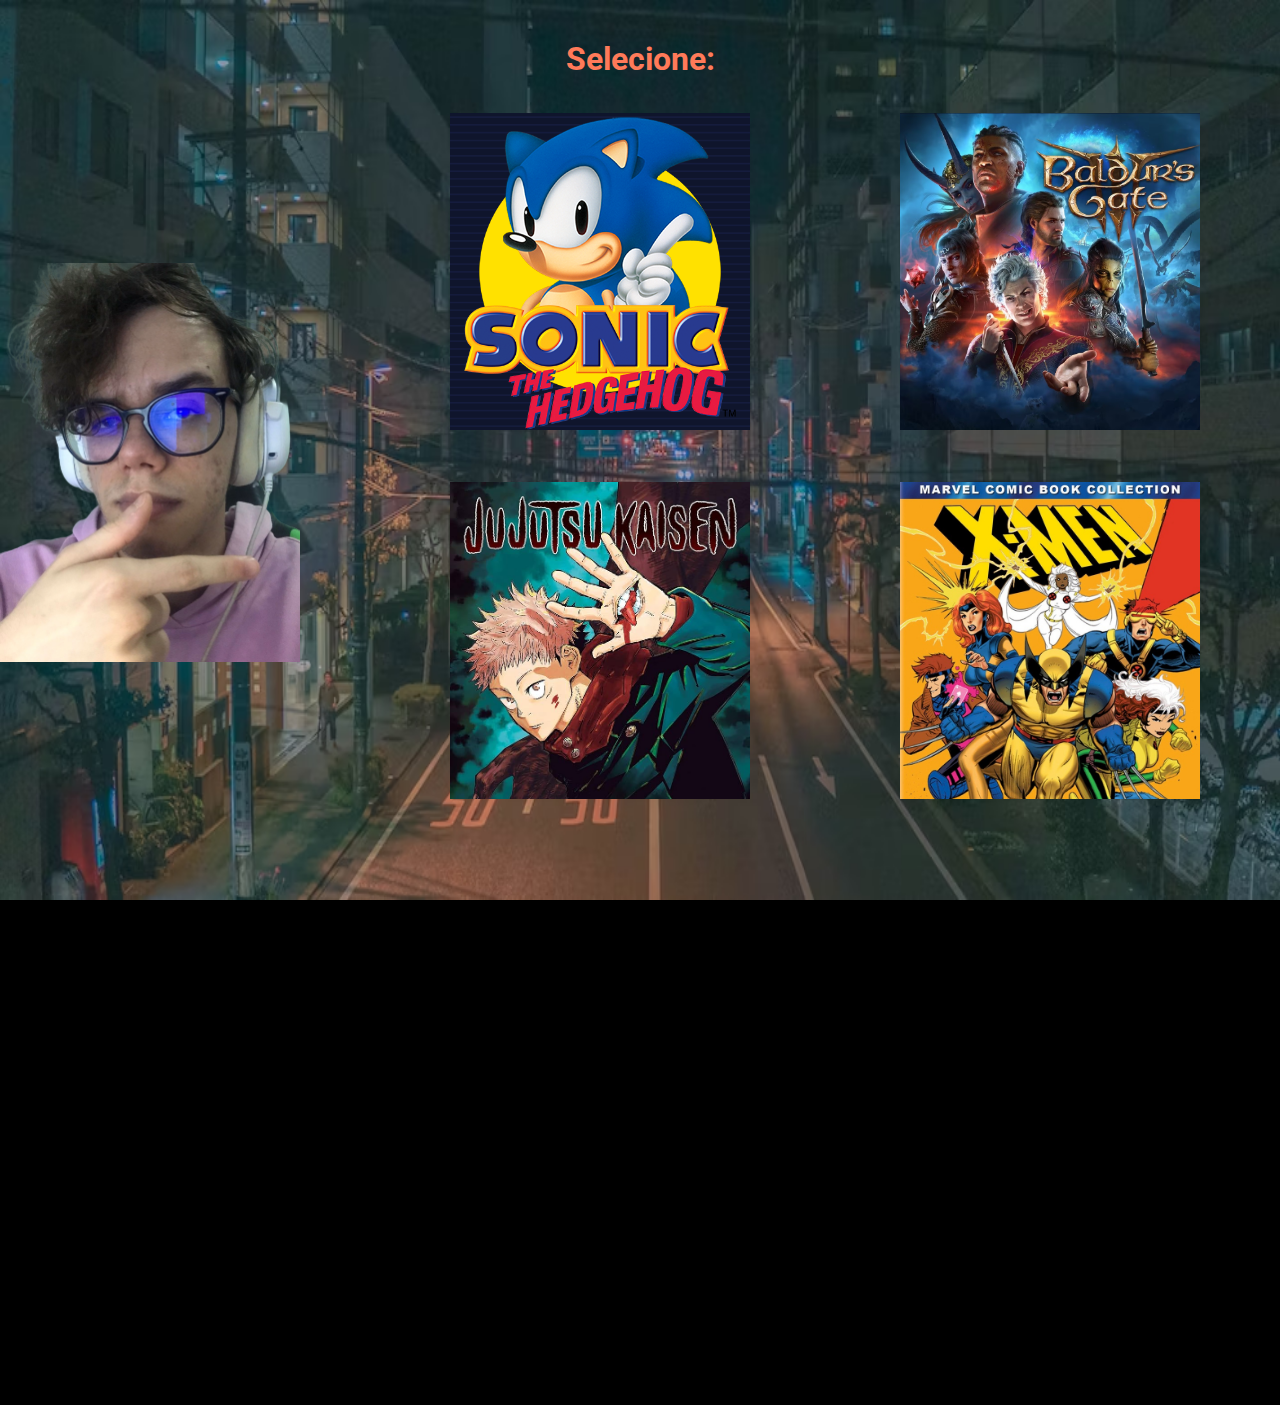
<file: index.html>
<!DOCTYPE html>
<html lang="en">
    <head>

        <link rel="preconnect" href="https://fonts.googleapis.com">
        <link rel="preconnect" href="https://fonts.gstatic.com" crossorigin>
        <link href="https://fonts.googleapis.com/css2?family=Roboto&display=swap" rel="stylesheet">

        <meta charset="UTF-8">
        <meta name="viewport" content="width=device-width, initial-scale=1.0">
    
        <link rel="preconnect" href="https://fonts.googleapis.com">
        <link rel="preconnect" href="https://fonts.gstatic.com" crossorigin>
        <link href="https://fonts.googleapis.com/css2?family=Roboto+Mono&display=swap" rel="stylesheet">
    
        <link rel="stylesheet" href="./src/css/reset.css">
        <link rel="stylesheet" href="./src/css/style.css">
        <link rel="stylesheet" href="./src/css/responsive.css">
    
        <title>Bald broxa's site</title>
    </head>
<body>
    <h1 class="fontfamily">
        Selecione:                                        
    </h1>
    <div class="parent">
        <div class="div1"> 
            <a href="/sonic.html" class="sonicbutton">
                </a>
            </div>
        <div class="div2">
            <a href="/bg3.html" class="bg3button">
                </a>
            </div>
        <div class="div3"> 
            <a href="/jks.html" class="jksbutton">
                </a>
            </div>
        <div class="div4"> 
            <a href="/xmen.html" class="xmenbutton">
                </a>
            </div>
        <div class="div5 wilso"> 
            <img src="./src/fotos/wilso.png" alt="">
            </div>
        <div class="div6 wilso">
            <img src="./src/fotos/jao.png" alt="">
             </div>
        </div>
    
</body>
</html>
</file>
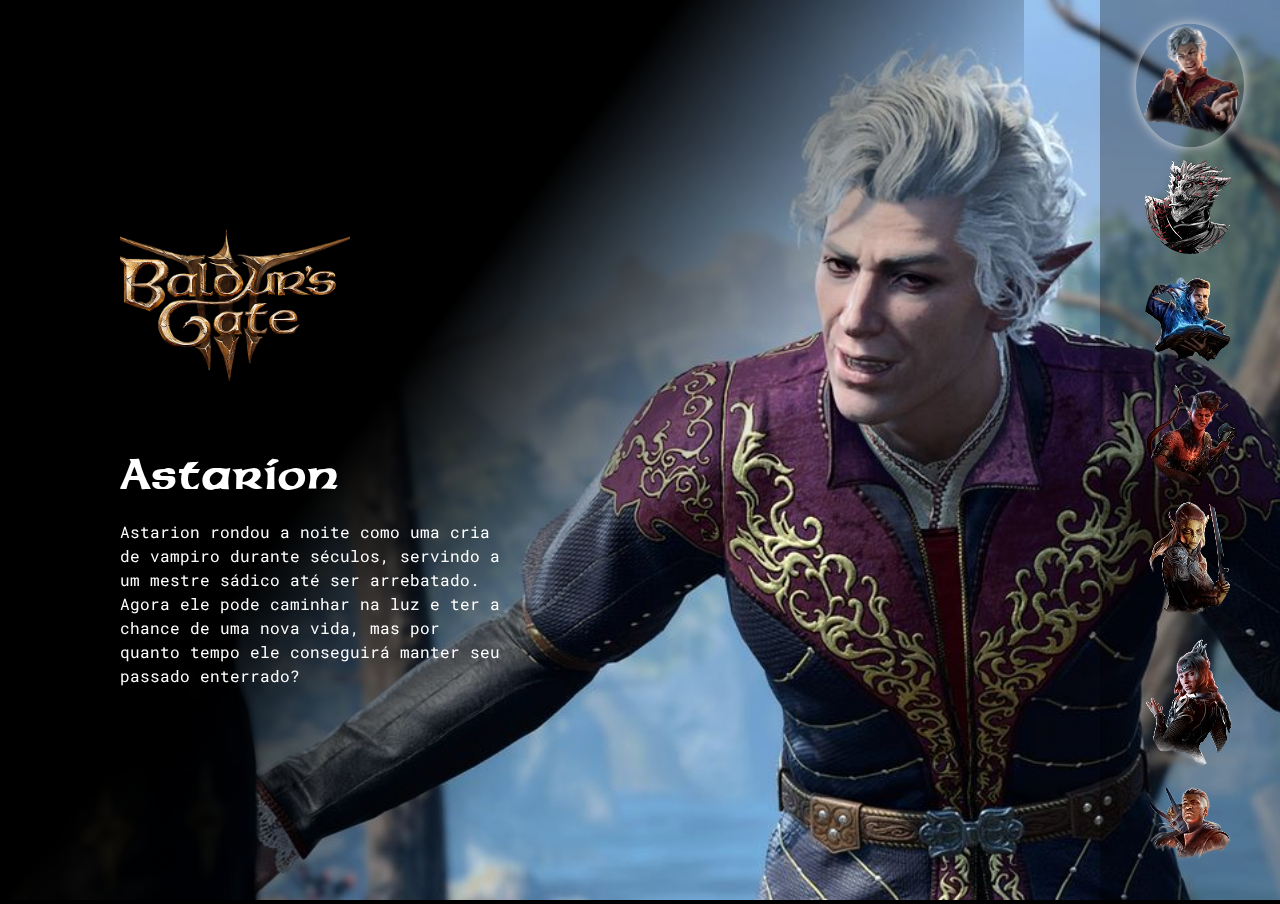
<file: bg3.html>
<!DOCTYPE html>
<html lang="pt-BR">

<head>
    <meta charset="UTF-8">
    <meta name="viewport" content="width=device-width, initial-scale=1.0">

    <link rel="preconnect" href="https://fonts.googleapis.com">
    <link rel="preconnect" href="https://fonts.gstatic.com" crossorigin>
    <link href="https://fonts.googleapis.com/css2?family=Roboto+Mono&display=swap" rel="stylesheet">

    <link rel="stylesheet" href="./src/css/reset.css">
    <link rel="stylesheet" href="./src/css/style.css">
    <link rel="stylesheet" href="./src/css/responsive.css">

    <title>Baldur`s Gate 3</title>
</head>

<body>
    <main class="personagens">
        <div class="personagem selecionado">
            <img class="imagem" src="./src/imagens1.0/bg3/astarion.jpg" alt="Personagem Astarion">
            <div class="conteudo">
                <i class="logobg3"></i>
                <h2 class="nome-personagembg3">Astarion</h2>
                <p class="descricao">Astarion rondou a noite como uma cria de vampiro durante séculos, servindo a um mestre sádico até ser arrebatado.
                     Agora ele pode caminhar na luz e ter a chance de uma nova vida, mas por quanto tempo ele conseguirá manter seu passado enterrado?</p>
            </div>
        </div>

        <div class="personagem">
            <img class="imagem" src="./src/imagens1.0/bg3/darkurge.jpg" alt="Personagem Impsulo Sombrio">
            <div class="conteudo">
                <i class="logobg3"></i>
                <h2 class="nome-personagembg3">Impulso Sombrio</h2>
                <p class="descricao">Meu sangue rançoso me sussurra: mate, mate e mate novamente. 
                    Meu corpo arruinado anseia por colher a morte neste mundo, e quando esse desejo imundo chama, ele possui todo o meu ser. 
                    Ferido sem possibilidade de reparo, não sei nada além disso; Devo resistir a esse Impulso Sombrio, para que não consuma minha mente. 
                    Devo descobrir o que aconteceu comigo e quem eu era. Antes que minha mão trêmula com a faca escreva uma tragédia com sangue.</p>
            </div>
        </div>

        <div class="personagem">
            <img class="imagem" src="./src/imagens1.0/bg3/gale.png" alt="Personagem Gale">
            <div class="conteudo">
                <i class="logobg3"></i>
                <h2 class="nome-personagembg3">Gale</h2>
                <p class="descricao">Desde muito jovem, Gale foi um prodígio com magia, manipulando a magia como um virtuoso habilidoso toca música. Ele aparentemente conjurou coelhos quando era criança e, aos dez anos, convocou uma tressym, Tara, depois que seus pais se recusaram a comprar um gatinho para ele. 
                    O talento de Gale acabou chamando a atenção da Deusa da Magia, Mystra, que fez dele um de seus Escolhidos. Mystra tornou-se professora, musa e, eventualmente, amante de Gale.
                    Gale, desejando impressionar sua Deusa, implorou que ela lhe desse acesso a níveis proibidos de magia, o que ela recusou repetidamente. Ele procurou um tomo contendo um pedaço da Trama Netherese, na esperança de impressionar Mystra devolvendo-o para ela. No entanto, quando ele abriu o livro, algo disparou do livro em seu peito, e seu corpo tornou-se um hospedeiro involuntário de um orbe Netherese extremamente destrutivo. 
                    </p>
            </div>
        </div>

        <div class="personagem">
            <img class="imagem" src="./src/imagens1.0/bg3/karlach.jpg" alt="Personagem Karlach">
            <div class="conteudo">
                <i class="logobg3"></i>
                <h2 class="nome-personagembg3">Karlach</h2>
                <p class="descricao">Karlach era cidadã da Cidade Baixa de Baldur's Gate antes de ser feita prisioneira e forçada a lutar na Guerra de Sangue, o eterno conflito entre demônios e diabos. 
                    Ela era prisioneira e campeã de Zariel, Arquidiabo e governante de Avernus, a primeira camada dos Nove Infernos. 
                    Arriscando-se a escapar, Karlach embarcou em uma nave hostil dos Devoradores de mentes quando ela apareceu no céu de Avernus. Usando-a, ela escapou dos Infernos, mas foi infectada por um Girino Devorador de Mentes no processo. 
                    Agora caçada, Karlach é uma fugitiva fugindo das forças de Zariel, que busca que sua guerreira seja devolvida a ela e punida.</p>
            </div>
        
        </div>
        <div class="personagem">
            <img class="imagem" src="./src/imagens1.0/bg3/lazel.jpg" alt="Personagem Laezel">
            <div class="conteudo">
                <i class="logobg3"></i>
                <h2 class="nome-personagembg3">Lae'zel</h2>
                <p class="descricao">Lae'zel é uma guerreira Githyanki da Creche K'liir, um enclave githyanki em um asteróide perto de Selûne, a lua de Faerûn. 
                        Antes dos eventos de Baldur's Gate 3, Lae'zel foi capturada por um Devorador de Mentes.
                     Após ser sequestrada, ela é encontrada pelo jogador no Nautiloid. Eles unem forças para comandar o transponder Nautiloids e escapar.</p>
            </div>
        </div>

        <div class="personagem">
            <img class="imagem" src="./src/imagens1.0/bg3/shadowheart.jpg" alt="Personagem shadowheart">
            <div class="conteudo">
                 <i class="logobg3"></i>
                 <h2 class="nome-personagembg3">Silver the Hedgehog</h2>
                <p class="descricao">Uma cléria leal a Shar, Shadowheart é a única sobrevivente de uma missão sagrada realizada a mando da Senhora da Noite. 
                    Ela sozinha deve entregar uma relíquia de imenso poder ao seu clã em Baldur's Gate, enquanto é ameaçada por uma nova e estranha magia que está brotando de dentro dela.</p>
            </div>
        </div>

        <div class="personagem">
            <img class="imagem" src="./src/imagens1.0/bg3/wyll.jpg" alt="Personagem Wyll">
            <div class="conteudo">
                <i class="logobg3"></i>
                <h2 class="nome-personagembg3">Wyll</h2>
                <p class="descricao">Filho do Grão-Duque Ulder Ravengard, Wyll observou muitos dos mecanismos políticos internos de Baldur's Gate enquanto crescia. 
                    Sua mãe morreu no parto, e ele passou uma infância feliz sendo treinado por seu pai, que veio de uma classe trabalhadora e ensinou habilidades práticas a Wyll, incluindo esgrima.
                    Obrigado por um pacto a servir Mizora, as negociações de Wyll com o diabo o deixaram afastado de sua influente família nobre em Baldur's Gate. 
                    Ele deixou sua casa e ganhou fama como The Blade of Frontiers, conhecido por sua esgrima e matança de monstros. 
                    Wyll é incapaz de falar em voz alta os termos de seu acordo com Mizora, mas quando questionado, ele garante ao jogador que faria a mesma escolha novamente, e que fez isso para o bem da Costa da Espada.</p>
            </div>    
        </div>
    </main>
    <ul class="botoes">
        <li>
            <button class="botao selecionado">
                <img src="./src/imagens1.0/bg3/astarionlogo.png" alt="Logo Sonic">
            </button>
        </li>
        <li>
            <button class="botao">
                <img src="./src/imagens1.0/bg3/darkurgelogo.png" alt="Logo Darkurge">
            </button>
        </li>
        <li>
            <button class="botao">
                <img src="./src/imagens1.0/bg3/Gale2.png" alt="Logo Gale">
            </button>
        </li>
        <li>
            <button class="botao">
                <img src="./src/imagens1.0/bg3/karlachlogo.png" alt="Logo Karlach">
            </button>
        </li>
        <li>
            <button class="botao">
                <img src="./src/imagens1.0/bg3/laezel logo.png" alt="Logo laezel">
            </button>
        </li>
        <li>
            <button class="botao">
                <img src="./src/imagens1.0/bg3/shadowheartlogo.png" alt="Logo Silver">
            </button>
        </li>
        <li>
            <button class="botao">
                <img src="./src/imagens1.0/bg3/wylllogo.png" alt="Logo Silver">
            </button>
        </li>
    </ul>

    <script src="./src/js/index.js"></script>
</body>

</html>
</file>
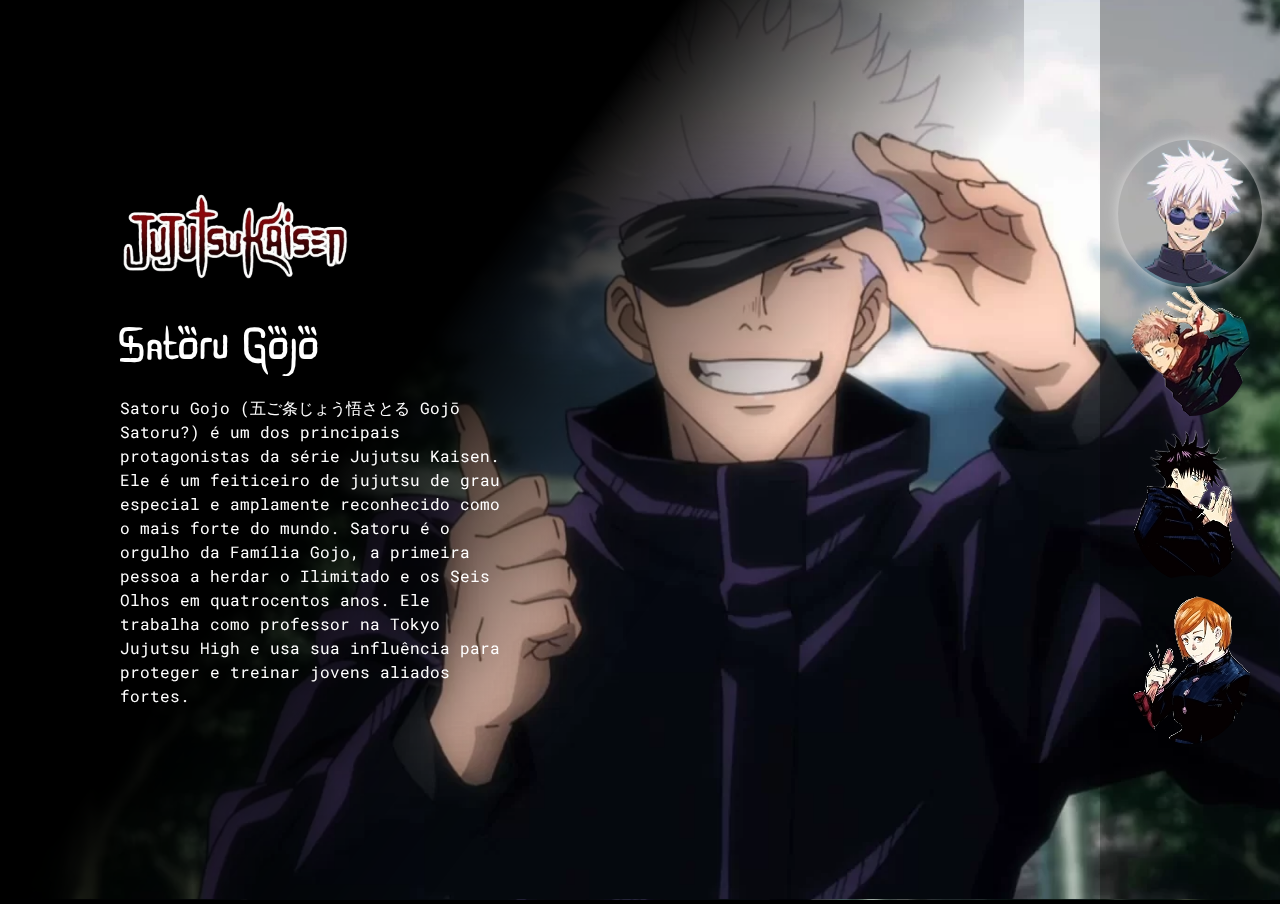
<file: jks.html>
<!DOCTYPE html>
<html lang="pt-BR">

<head>
    <meta charset="UTF-8">
    <meta name="viewport" content="width=device-width, initial-scale=1.0">

    <link rel="preconnect" href="https://fonts.googleapis.com">
    <link rel="preconnect" href="https://fonts.gstatic.com" crossorigin>
    <link href="https://fonts.googleapis.com/css2?family=Roboto+Mono&display=swap" rel="stylesheet">

    <link rel="stylesheet" href="./src/css/reset.css">
    <link rel="stylesheet" href="./src/css/style.css">
    <link rel="stylesheet" href="./src/css/responsive.css">

    <title>Jujutsu Kaisen</title>
</head>

<body>
    <main class="personagens">
        <div class="personagem selecionado">
            <img class="imagem" src="./src/imagens1.0/jks/gojo.png" alt="Personagem Satoru Gojo">
            <div class="conteudo">
                <i class="logojks"></i>
                <h2 class="nome-personagemjks">Satoru Gojo</h2>
                <p class="descricao">Satoru Gojo (五ご条じょう悟さとる Gojō Satoru?) é um dos principais protagonistas da série Jujutsu Kaisen. 
                    Ele é um feiticeiro de jujutsu de grau especial e amplamente reconhecido como o mais forte do mundo. Satoru é o orgulho da Família Gojo, a primeira pessoa a herdar o Ilimitado e os Seis Olhos em quatrocentos anos. 
                    Ele trabalha como professor na Tokyo Jujutsu High e usa sua influência para proteger e treinar jovens aliados fortes.</p>
            </div>
        </div>

        <div class="personagem">
            <img class="imagem" src="./src/imagens1.0/jks/yuji.jpg" alt="Personagem Yuji Itadori">
            <div class="conteudo">
                <i class="logojks"></i>
                <h2 class="nome-personagemjks">Yuji Itadori</h2>
                <p class="descricao">Yuji Itadori (虎いた杖どり悠ゆう仁じ Itadori Yūji?) é o principal protagonista da série Jujutsu Kaisen. 
                    Ele é filho de Jin Itadori e Kaori Itadori. 
                    Yuji é neto de Wasuke Itadori que vivia uma vida normal até encontrar Megumi e comer um dos dedos de Sukuna. 
                    Depois de se tornar o receptáculo de Sukuna, Yuji começou a frequentar a Tokyo Jujutsu High ao lado de Megumi e Nobara como alunos do primeiro ano.</p>
            </div>
        </div>

        <div class="personagem">
            <img class="imagem" src="./src/imagens1.0/jks/megumi.png" alt="Personagem Megumi">
            <div class="conteudo">
                <i class="logojks"></i>
                <h2 class="nome-personagemjks">Megumi Fugishiro</h2>
                <p class="descricao">Megumi Fushiguro (伏ふし黒ぐろ恵めぐみ Fushiguro Megumi?) é o deuteragonista da série Jujutsu Kaisen. 
                    Ele é um feiticeiro de jujutsu de grau 2 e aluno do primeiro ano na Tokyo Jujutsu High ao lado de Yuji Itadori e Nobara Kugisaki. 
                    Megumi é meio-irmão de Tsumiki Fushiguro e como filho de Toji Fushiguro, Megumi também é descendente da Família Zenin. 
                    Megumi nasceu fora do clã como o trunfo de Toji e acabou sendo encontrado por Satoru Gojo, que o orientou e o matriculou na Jujutsu High como seu aluno.</p>
            </div>
        </div>

        <div class="personagem">
            <img class="imagem" src="./src/imagens1.0/jks/nobara.jpg" alt="Personagem Nobara">
            <div class="conteudo">
                <i class="logojks"></i>
                <h2 class="nome-personagemjks">Nobara Kugisaki</h2>
                <p class="descricao">Nobara Kugisaki (釘くぎ崎さき野の薔ば薇ら Kugisaki Nobara?) é a tritagonista da série Jujutsu Kaisen. 
                    Ela é uma estudante do primeiro ano e feiticeira de jujutsu da 3ª série na Tokyo Jujutsu High, estudando com o professor Satoru Gojo ao lado de Yuji e Megumi.</p>
            </div>
        </div>

    </main>
    <ul class="botoes">
        <li>
            <button class="botao selecionado">
                <img src="./src/imagens1.0/jks/gojologo.png" alt="Logo Gojo">
            </button>
        </li>
        <li>
            <button class="botao">
                <img src="./src/imagens1.0/jks/itadorilogo.png" alt="Logo Itadori">
            </button>
        </li>
        <li>
            <button class="botao">
                <img src="./src/imagens1.0/jks/megumilogo.png" alt="Logo Megumi">
            </button>
        </li>
        <li>
            <button class="botao">
                <img src="./src/imagens1.0/jks/nobaralogo.png" alt="Logo Nobara">
            </button>
        </li>
    </ul>

    <script src="./src/js/index.js"></script>
</body>

</html>
</file>
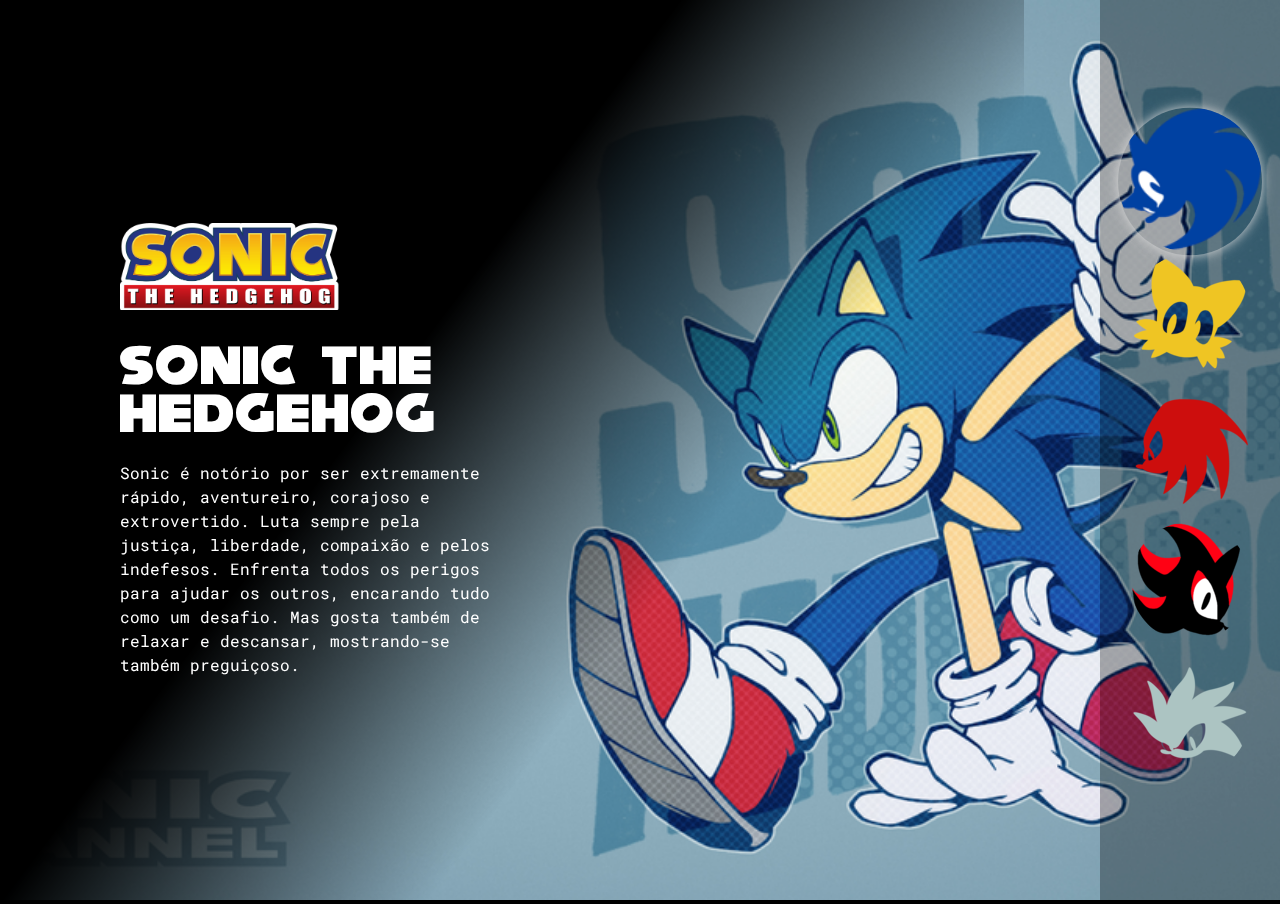
<file: sonic.html>
<!DOCTYPE html>
<html lang="pt-BR">

<head>
    <meta charset="UTF-8">
    <meta name="viewport" content="width=device-width, initial-scale=1.0">

    <link rel="preconnect" href="https://fonts.googleapis.com">
    <link rel="preconnect" href="https://fonts.gstatic.com" crossorigin>
    <link href="https://fonts.googleapis.com/css2?family=Roboto+Mono&display=swap" rel="stylesheet">

    <link rel="stylesheet" href="./src/css/reset.css">
    <link rel="stylesheet" href="./src/css/style.css">
    <link rel="stylesheet" href="./src/css/responsive.css">

    <title>Sonic The Hedgehog</title>
</head>

<body>
    <main class="personagens">
        <div class="personagem selecionado">
            <img class="imagem" src="./src/imagens/personagem-sonic.png" alt="Personagem Sonic the Hedgehog">
            <div class="conteudo">
                <i class="logo"></i>
                <h2 class="nome-personagem">Sonic the Hedgehog</h2>
                <p class="descricao">Sonic é notório por ser extremamente rápido, aventureiro, corajoso e extrovertido.
                    Luta sempre pela justiça, liberdade, compaixão e pelos indefesos. Enfrenta todos os perigos para
                    ajudar os outros, encarando tudo como um desafio. Mas gosta também de relaxar e descansar,
                    mostrando-se também preguiçoso.</p>
            </div>
        </div>

        <div class="personagem">
            <img class="imagem" src="./src/imagens/personagem-tails.jpg" alt="Personagem Tails the Fox">
            <div class="conteudo">
                <i class="logo"></i>
                <h2 class="nome-personagem">Tails the Fox</h2>
                <p class="descricao">Inicialmente, ele era uma raposinha tímida e medrosa, mas após conhecer Sonic, isso mudou nele e ele se tornou mais feliz, sorridente e comunicativo. Com o passar do tempo, ele acabou aprendendo a confiar em si mesmo e se tornou mais independente de Sonic e bastante corajoso. Miles é muito inteligente e curioso, está sempre estudando sobre tudo que descobre e deixando sua criatividade o levar. Tails é uma raposa gentil, dócil, leal, otimista e as vezes pode ser bastante egoísta.</p>
            </div>
        </div>

        <div class="personagem">
            <img class="imagem" src="./src/imagens/personagem-knuckles.jpg" alt="Personagem Knuckles he Echidna">
            <div class="conteudo">
                <i class="logo"></i>
                <h2 class="nome-personagem">Knuckles the Echidna</h2>
                <p class="descricao">Knuckles  possui grandes espinhos na cabeça que o permitem planar no ar, além de ter espinhos nas mãos que ele usa para lutar. Ele é determinado e possui um forte cárater, apesar de ser um pouco arrogante as vezes. Knuckles é o oposto do Sonic: ele é teimoso, gosta de tomar seu tempo e muito ingênuo. Ele não é o mais brilhante dos companheiros, ele leva um tempo significativo para processar explicações mesmo simplificados</p>
            </div>
        </div>

        <div class="personagem">
            <img class="imagem" src="./src/imagens/personagem-shadow.png" alt="Personagem Shadow the Hedgehog">
            <div class="conteudo">
                <i class="logo"></i>
                <h2 class="nome-personagem">Shadow the Hedgehog</h2>
                <p class="descricao">Shadow é solitário e pensativo, Ele geralmente age com uma indiferença fria e profissional, apenas ocasionalmente mostrando seu lado vulnerável. Ele raramente é visto com os outros por um longo período de tempo e geralmente se distancia de praticamente todos. Ele é extremamente poderoso e pode usar perfeitamente o Controle do Chaos.</p>
            </div>
        </div>

        <div class="personagem">
            <img class="imagem" src="./src/imagens/personagem-silver.jpg" alt="Personagem Silver the Hedgehog">
            <div class="conteudo">
                <i class="logo"></i>
                <h2 class="nome-personagem">Silver the Hedgehog</h2>
                <p class="descricao">Silver the Hedgehog um viajante do tempo, se destaca dentre os outros pelo fato de ter poderes telecinéticos e poder usar o Controle do Chaos. Silver é um pouco ingênuo e inseguro, talvez pelo fato de ter nascido e crescido em meio ao caos e destruição.</p>
            </div>
        </div>
    </main>
    <ul class="botoes">
        <li>
            <button class="botao selecionado">
                <img src="./src/imagens/logo-sonic.png" alt="Logo Sonic">
            </button>
        </li>
        <li>
            <button class="botao">
                <img src="./src/imagens/logo-tails.png" alt="Logo Tails">
            </button>
        </li>
        <li>
            <button class="botao">
                <img src="./src/imagens/logo-knuckles.png" alt="Logo Knuckles">
            </button>
        </li>
        <li>
            <button class="botao">
                <img src="./src/imagens/logo-shadow.png" alt="Logo Shadow">
            </button>
        </li>
        <li>
            <button class="botao">
                <img src="./src/imagens/logo-silver.png" alt="Logo Silver">
            </button>
        </li>
    </ul>

    <script src="./src/js/index.js"></script>
</body>

</html>
</file>
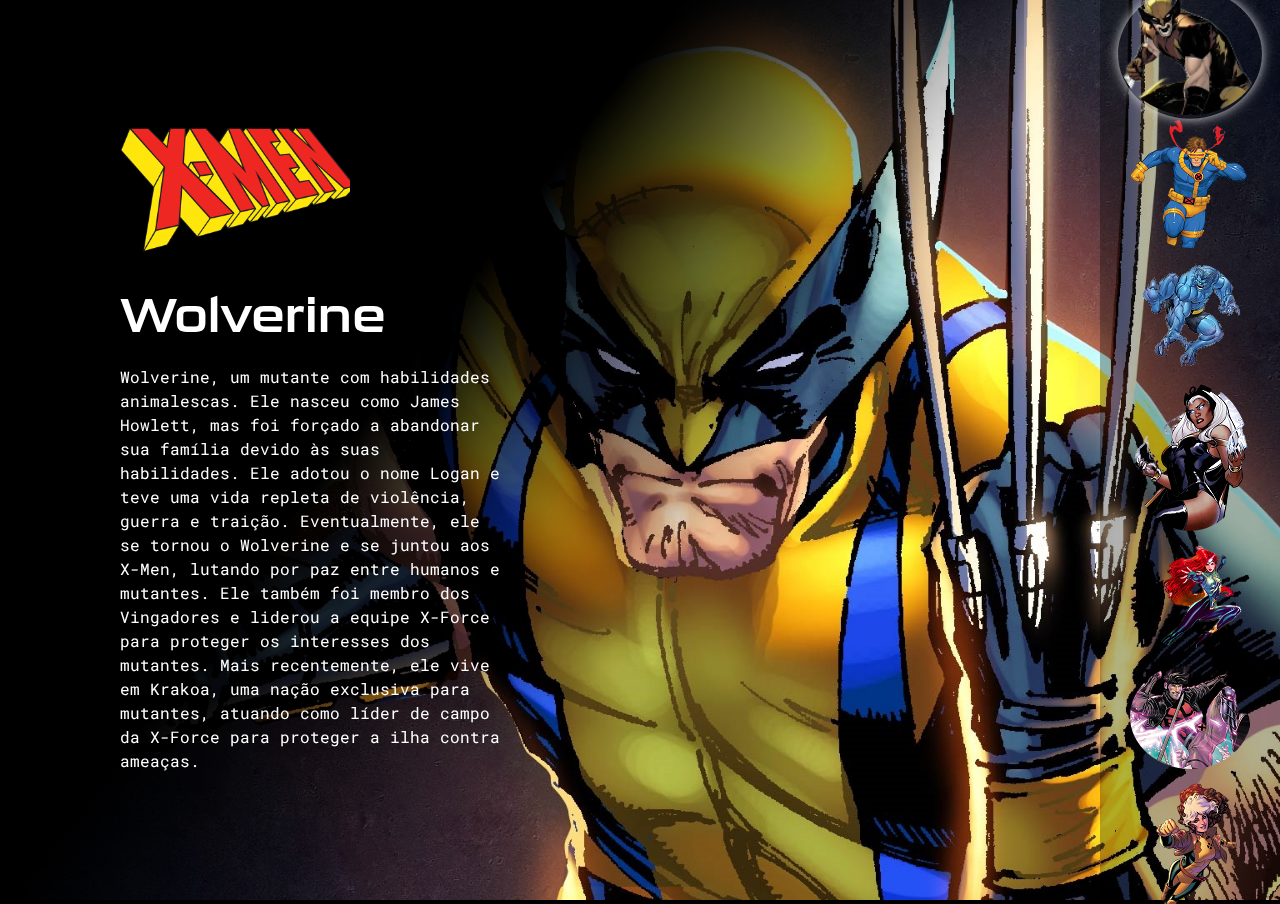
<file: xmen.html>
<!DOCTYPE html>
<html lang="pt-BR">

<head>
    <meta charset="UTF-8">
    <meta name="viewport" content="width=device-width, initial-scale=1.0">

    <link rel="preconnect" href="https://fonts.googleapis.com">
    <link rel="preconnect" href="https://fonts.gstatic.com" crossorigin>
    <link href="https://fonts.googleapis.com/css2?family=Roboto+Mono&display=swap" rel="stylesheet">

    <link rel="stylesheet" href="./src/css/reset.css">
    <link rel="stylesheet" href="./src/css/style.css">
    <link rel="stylesheet" href="./src/css/responsive.css">

    <title>X-men</title>
</head>

<body>
    <main class="personagens">
        <div class="personagem selecionado">
            <img class="imagem" src="./src/imagens1.0/x-men/wolverine.jpg" alt="Personagem Wolverine">
            <div class="conteudo">
                <i class="logoxmen"></i>
                <h2 class="nome-personagemxmen">Wolverine</h2>
                <p class="descricao">Wolverine, um mutante com habilidades animalescas. 
                    Ele nasceu como James Howlett, mas foi forçado a abandonar sua família devido às suas habilidades. 
                    Ele adotou o nome Logan e teve uma vida repleta de violência, guerra e traição. 
                    Eventualmente, ele se tornou o Wolverine e se juntou aos X-Men, lutando por paz entre humanos e mutantes. 
                    Ele também foi membro dos Vingadores e liderou a equipe X-Force para proteger os interesses dos mutantes. 
                    Mais recentemente, ele vive em Krakoa, uma nação exclusiva para mutantes, atuando como líder de campo da X-Force para proteger a ilha contra ameaças.</p>
            </div>
        </div>

        <div class="personagem">
            <img class="imagem" src="./src/imagens1.0/x-men/cyclope.jpg" alt="Personagem Cyclops">
            <div class="conteudo">
                <i class="logoxmen"></i>
                <h2 class="nome-personagemxmen">Ciclope</h2>
                <p class="descricao">Scott Summers, também conhecido como Ciclope, é um mutante com a capacidade de disparar feixes ópticos destrutivos de seus olhos.
                     Ele foi órfão e teve seus poderes manifestados enquanto estava sob os cuidados do Sr. Sinistro, mas posteriormente foi resgatado pelo Professor Xavier. 
                     Ciclope tornou-se o líder dos X-Men, trabalhando para promover a convivência pacífica entre humanos e mutantes. 
                     No entanto, durante uma crise para os mutantes, adotou uma abordagem mais extrema e até entrou em guerra contra os Vingadores. 
                     Ele se tornou uma figura icônica para os mutantes, mesclando o sonho de Xavier com os ideais de Magneto. 
                     Após o estabelecimento da nação mutante Krakoa, Ciclope é o Capitão Comandante e líder dos X-Men, trabalhando para proteger os mutantes e o mundo ao lado de sua esposa, Jean Grey.</p>
            </div>
        </div>

        <div class="personagem">
            <img class="imagem" src="./src/imagens1.0/x-men/beast.jpg" alt="Personagem Beast">
            <div class="conteudo">
                <i class="logoxmen"></i>
                <h2 class="nome-personagemxmen">Fera</h2>
                <p class="descricao">Dr. Hank McCoy, conhecido como Fera, é um membro dos X-Men dedicado à coexistência pacífica entre mutantes e humanos, com uma mutação que o transformou em uma criatura peluda azul. 
                    Ele teve uma carreira heroica como Vingador, Defensor e membro dos X-Factor, mas se afastou dos X-Men sob a liderança de Ciclope, juntando-se a Wolverine na criação da Escola Jean Grey para o Ensino Superior. 
                    Durante a guerra entre os Vingadores e os X-Men, ele apoiou os primeiros e assumiu o legado do Professor Xavier na Illuminati.
                    Com a reunião dos mutantes em Krakoa, Fera desempenhou um papel fundamental na construção da civilização de Krakoa e liderou a agência de inteligência X-Force para proteger a nação, mesmo que isso tenha envolvido ações moralmente questionáveis.</p>
            </div>
        </div>

        <div class="personagem">
            <img class="imagem" src="./src/imagens1.0/x-men/storm.jpg" alt="Personagem Storm">
            <div class="conteudo">
                <i class="logoxmen"></i>
                <h2 class="nome-personagemxmen">Tempestade</h2>
                <p class="descricao">Ororo Munroe, conhecida como Storm, é uma mutante poderosa com habilidades de manipulação do clima, sendo prestigiada como a "Windriding Storm." 
                    Após ficar órfã devido à queda de um avião que destruiu sua casa, ela se tornou uma ladra nas ruas do Cairo, sob a orientação de Achmed El Gibár. 
                    Mais tarde, ela viajou para as planícies do Serengeti, onde usou seus poderes para aliviar a seca e foi venerada como uma deusa pelos locais. 
                    Storm foi abordada pelo Professor Xavier e se juntou aos X-Men para promover a paz entre humanos e mutantes. 
                    Ela se tornou líder da equipe por anos e passou por desafios que a fizeram explorar aspectos violentos de sua personalidade. 
                    Após perder seus poderes, fez uma jornada de autodescoberta para recuperá-los e formou sua própria divisão de X-Men. 
                    Storm também tem fortes laços com Wakanda, onde foi rainha devido ao seu casamento com o Pantera Negra.
                    Com a criação da nação mutante de Krakoa, ela se tornou parte do Conselho Silencioso de Krakoa e regente do planeta recém-terraformado Arrako, fazendo parte de sua facção governante, o Grande Anel, e liderando uma Irmandade para representar o povo Arakkii.</p>
            </div>
        </div>

        <div class="personagem">
            <img class="imagem" src="./src/imagens1.0/x-men/jeangrey.jpg" alt="Personagem Jean Grey">
            <div class="conteudo">
                <i class="logoxmen"></i>
                <h2 class="nome-personagemxmen">Jean Grey</h2>
                <p class="descricao">Jean Grey é uma mutante com poderosas habilidades empáticas e telepáticas, despertadas traumaticamente quando ela testemunhou a morte de sua melhor amiga na infância. 
                     Sob a orientação do Professor Xavier, ela também desenvolveu habilidades telecinéticas. 
                     Como Garota Marvel, ela se juntou aos X-Men, um grupo que luta pela coexistência pacífica entre humanos e mutantes. 
                     Jean Grey tem uma conexão íntima com a entidade cósmica Fênix, que a corrompeu, levando-a a se tornar a Fênix Negra e causar destruição. 
                     Ela se sacrificou para evitar mais danos, mas sua conexão com a Fênix resultou em várias mortes e ressurreições. 
                     Após seu retorno mais recente, Jean Grey rejeitou permanentemente a Fênix e liderou uma nova equipe dos X-Men.
                     Com a criação de Krakoa, ela se uniu a seus antigos colegas e faz parte do Conselho Silencioso, além de ter um papel na reformulação do X-Force e liderar uma equipe de super-heróis Krakoanos para proteger os mutantes.</p>
            </div>
        </div>

        <div class="personagem">
            <img class="imagem" src="./src/imagens1.0/x-men/gambit.jpg" alt="Personagem Gambit">
            <div class="conteudo">
                <i class="logoxmen"></i>
                <h2 class="nome-personagemxmen">Gambit</h2>
                <p class="descricao">Remy LeBeau, mais conhecido como o charmoso ladrão Gambit, é um mutante com a habilidade de carregar objetos inanimados e fazê-los explodir. 
                     Criado pela Guilda dos Ladrões, ele se envolveu em atividades sombrias como agente secreto do Sr. Sinistro, mas depois foi convidado para os X-Men, onde teve a oportunidade de se redimir. 
                     Apesar de conflitos morais com a abordagem dos X-Men, ele se integrou bem à equipe e desenvolveu um romance com Vampira.
                      No entanto, sua associação com Sinister levou à rejeição temporária dos X-Men, mas ele eventualmente voltou à equipe.
                     Depois de se casar com Vampira, Gambit se juntou a Krakoa, a nação mutante, e tornou-se parte da equipe diplomática Excalibur para supervisionar Apocalypse.</p>
            </div>
        </div>

        <div class="personagem">
            <img class="imagem" src="./src/imagens1.0/x-men/rogue.jpg" alt="Personagem Vampira">
            <div class="conteudo">
                <i class="logoxmen"></i>
                <h2 class="nome-personagemxmen">Vampira</h2>
                <p class="descricao">Vampira, uma mutante com o poder de absorver as energias e habilidades dos outros através do toque, teve sua habilidade despertada traumaticamente ao ter seu primeiro beijo deixando o garoto em coma.
                     Ela permanentemente absorveu os poderes e personalidade da super-heroína Ms. Marvel. 
                     Ela buscou ajuda do Professor Xavier e se juntou aos X-Men, provando-se uma de suas mais leais integrantes. 
                     Ao longo de sua jornada, liderou os X-Men e os Vingadores Unity Division, contribuindo para melhorar as relações entre humanos e mutantes. 
                     Depois de se casar com Gambit, ela encontrou um lar em Krakoa, a nação mutante, e foi eleita para se juntar aos X-Men, que agora servem para proteger Krakoa e o mundo.</p>
            </div>
        </div>
    </main>
    <ul class="botoes">
        <li>
            <button class="botao selecionado">
                <img src="./src/imagens1.0/x-men/wolverine.png" alt="Logo Wolverine">
            </button>
        </li>

        <li>
            <button class="botao">
                <img src="./src/imagens1.0/x-men/cyclopelogo.png" alt="Logo Cyclops">
            </button>
        </li>

        <li>
            <button class="botao">
                <img src="./src/imagens1.0/x-men/beastlogo.png" alt="Logo Beast">
            </button>
        </li>

        <li>
            <button class="botao">
                <img src="./src/imagens1.0/x-men/stormlogo.png" alt="Logo Storm">
            </button>
        </li>

        <li>
            <button class="botao">
                <img src="./src/imagens1.0/x-men/jeanlogo.png" alt="Logo JeanGrey">
            </button>
        </li>
        
        <li>
            <button class="botao">
                <img src="./src/imagens1.0/x-men/gambitlogo.png" alt="Logo Gambit">
            </button>
        </li>

        <li>
            <button class="botao">
                <img src="./src/imagens1.0/x-men/roguelogo.png" alt="Logo Rogue">
            </button>
        </li>
    </ul>

    <script src="./src/js/index.js"></script>
</body>

</html>
</file>
<file: src/css/responsive.css>
@media (max-width: 769px){
    main::after{
        background: linear-gradient(0deg, #000 20%, rgba(0, 0, 0, 0.00) 65%) no-repeat;
        width: 100vw;
    }

    main .personagem .imagem {
        height: 85%;
    }

    .conteudo {
        justify-content: flex-end;
        left: 0;
        top: -20%;
        max-width: 100vw;
        padding: 30px;
    }

    .conteudo .nome-personagem {
        font-size: 36px;
    }

    .conteudo .descricao{
        max-width: 500px;
    }

    .botoes {
        flex-direction: row;
        align-items: flex-end;
        width: 100%;
        padding: 30px;
    }

    .botoes .botao img {
        max-width: 60px;
    }

    .conteudo {
        top: -30%;
    }
    .conteudo .nome-personagem {
        font-size: 24px;
    }

    .botoes {
        padding: 20px;
        top: -20%
    }

    .botoes .botao img {
        max-width: 50px;
    }
}
</file>
<file: src/css/style.css>
@import './sonicstyle.css';

@import './jks.css';

@import './bg3.css';

@import './xmen.css';

@import './responsive.css';

@import './reset.css';

@import './global.css'
</file>
